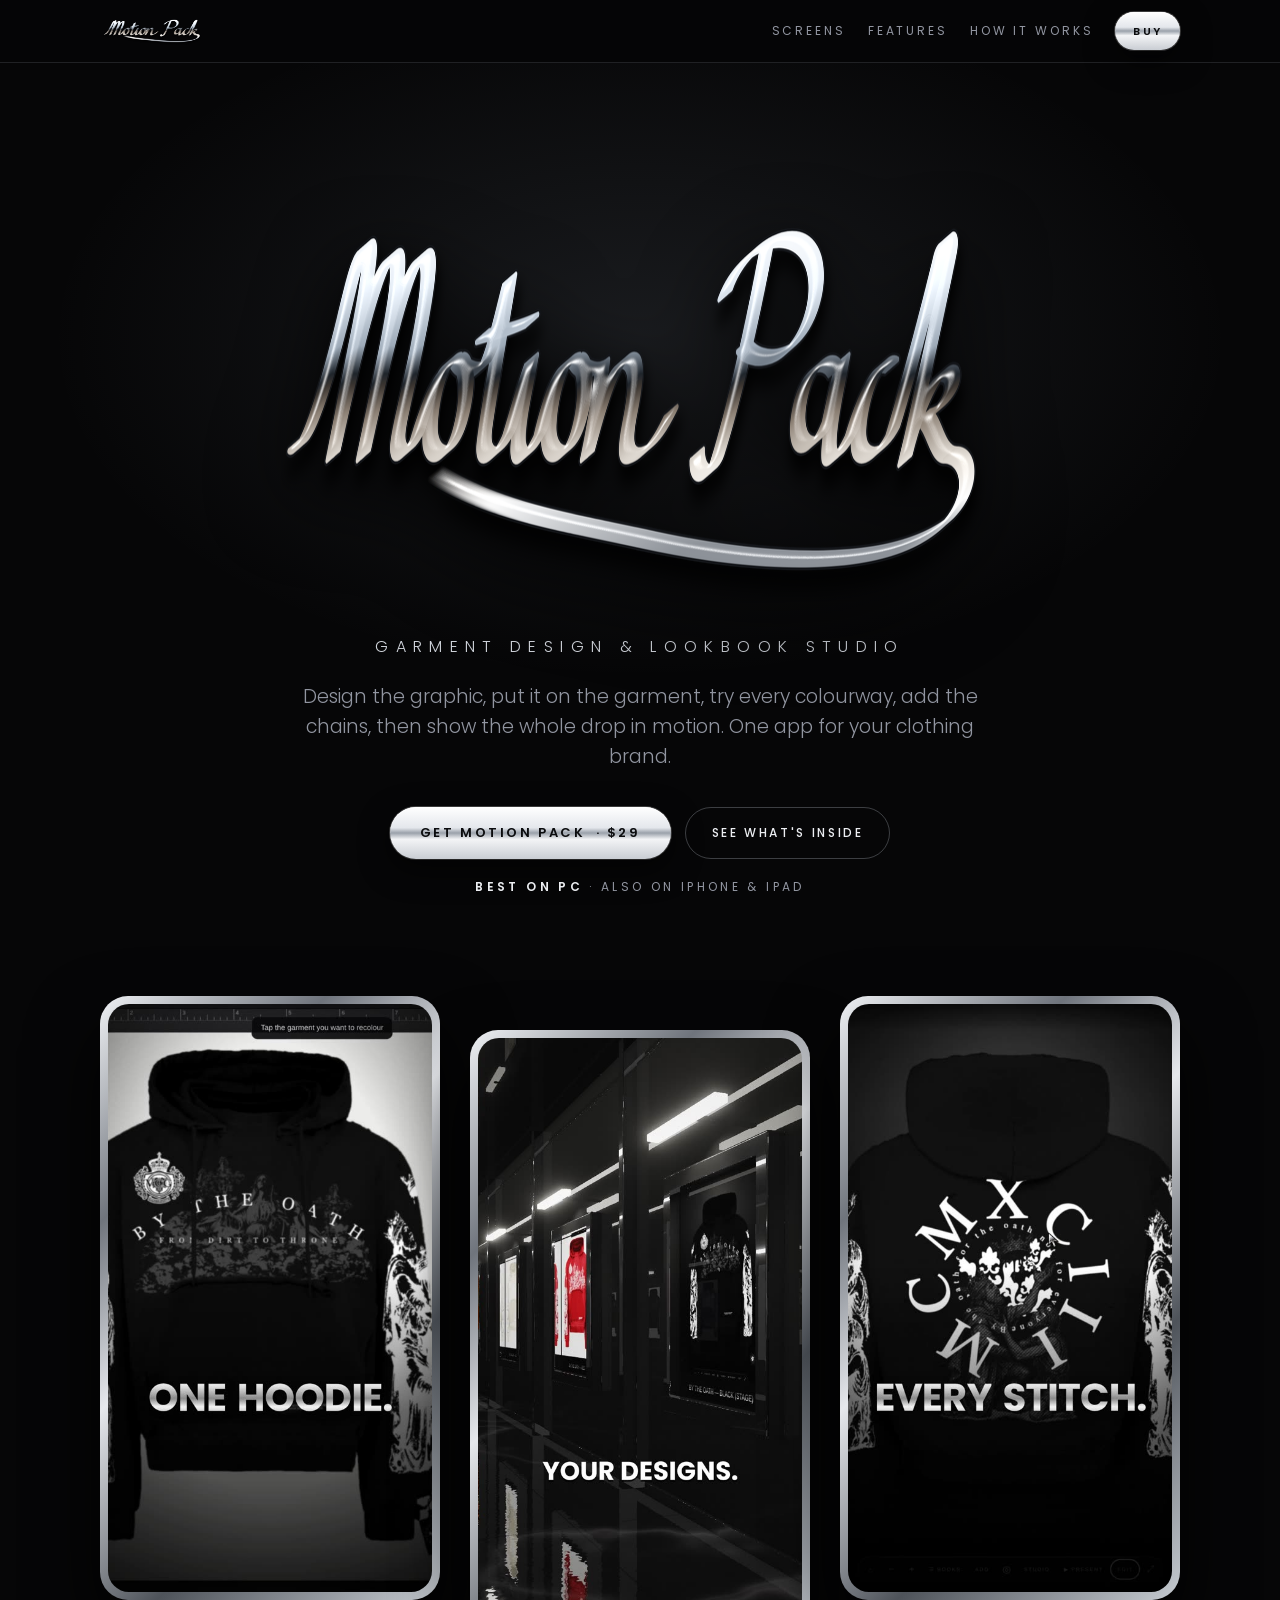
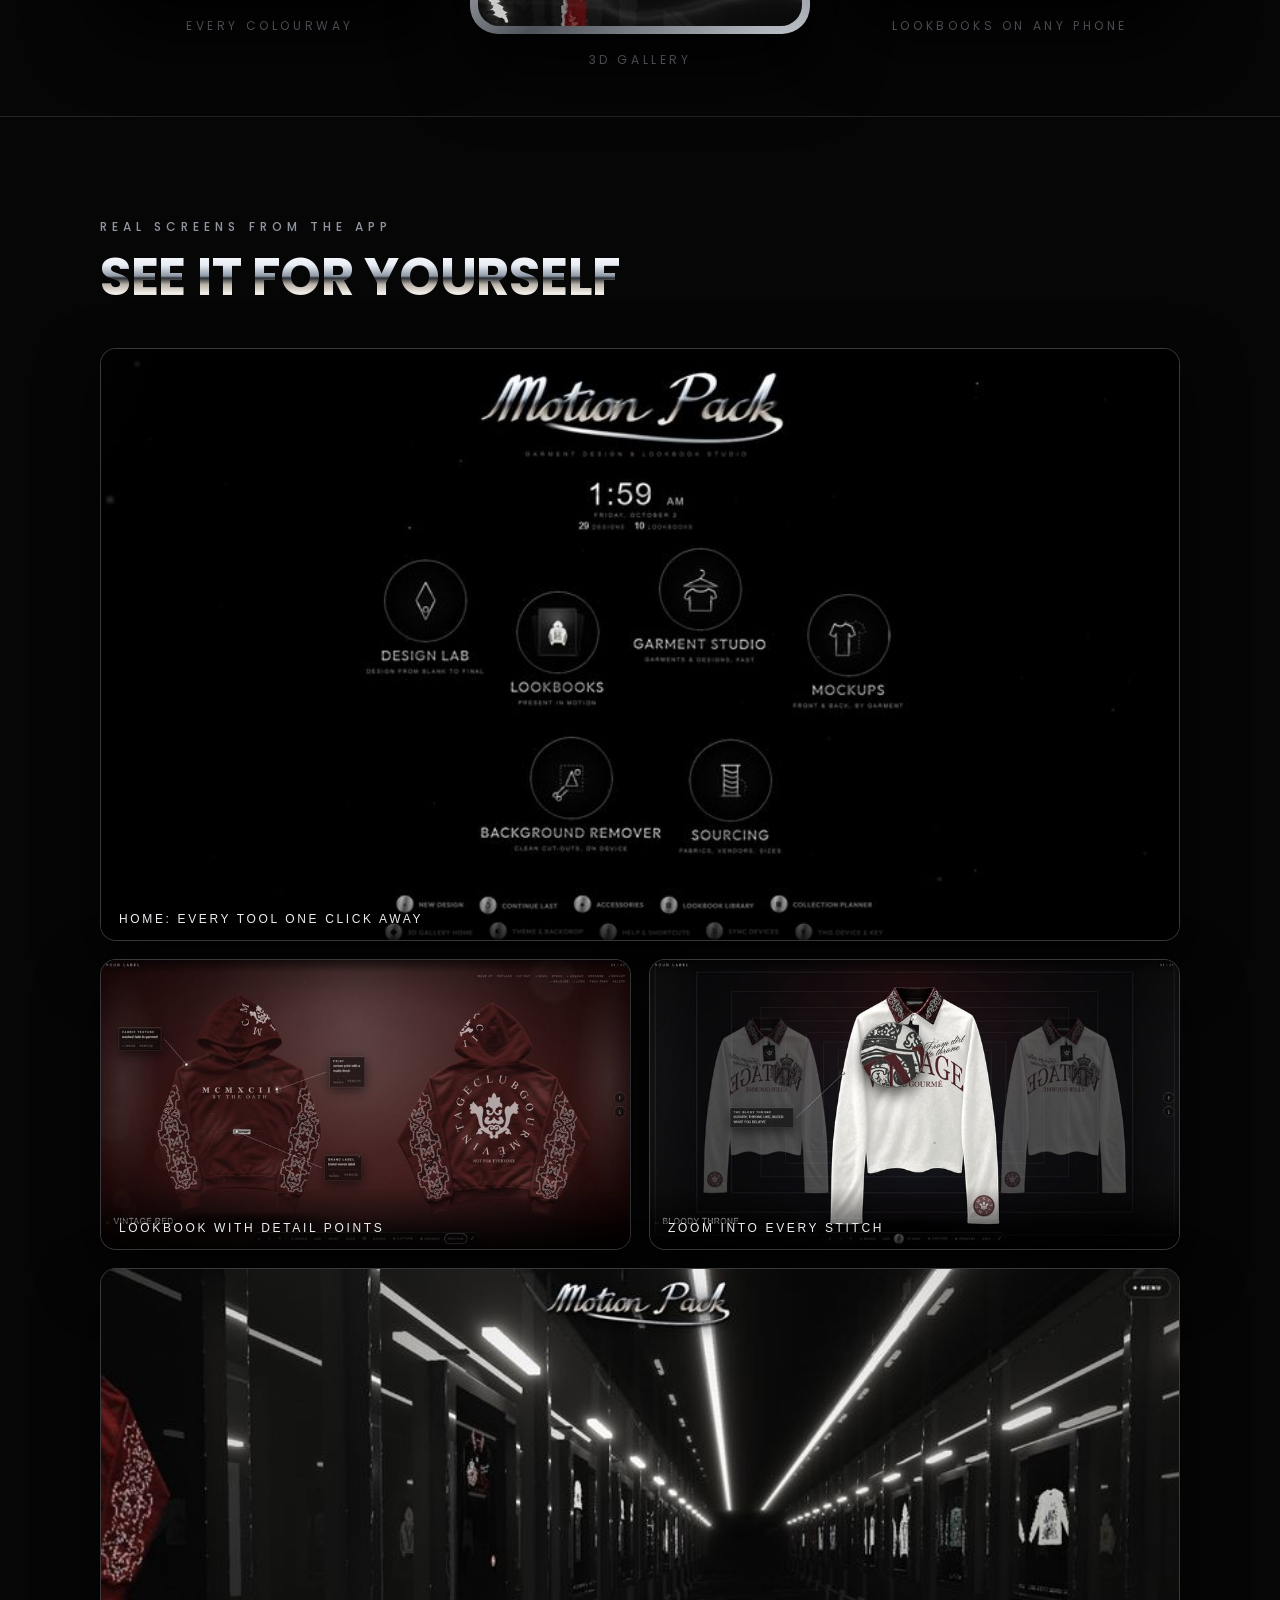
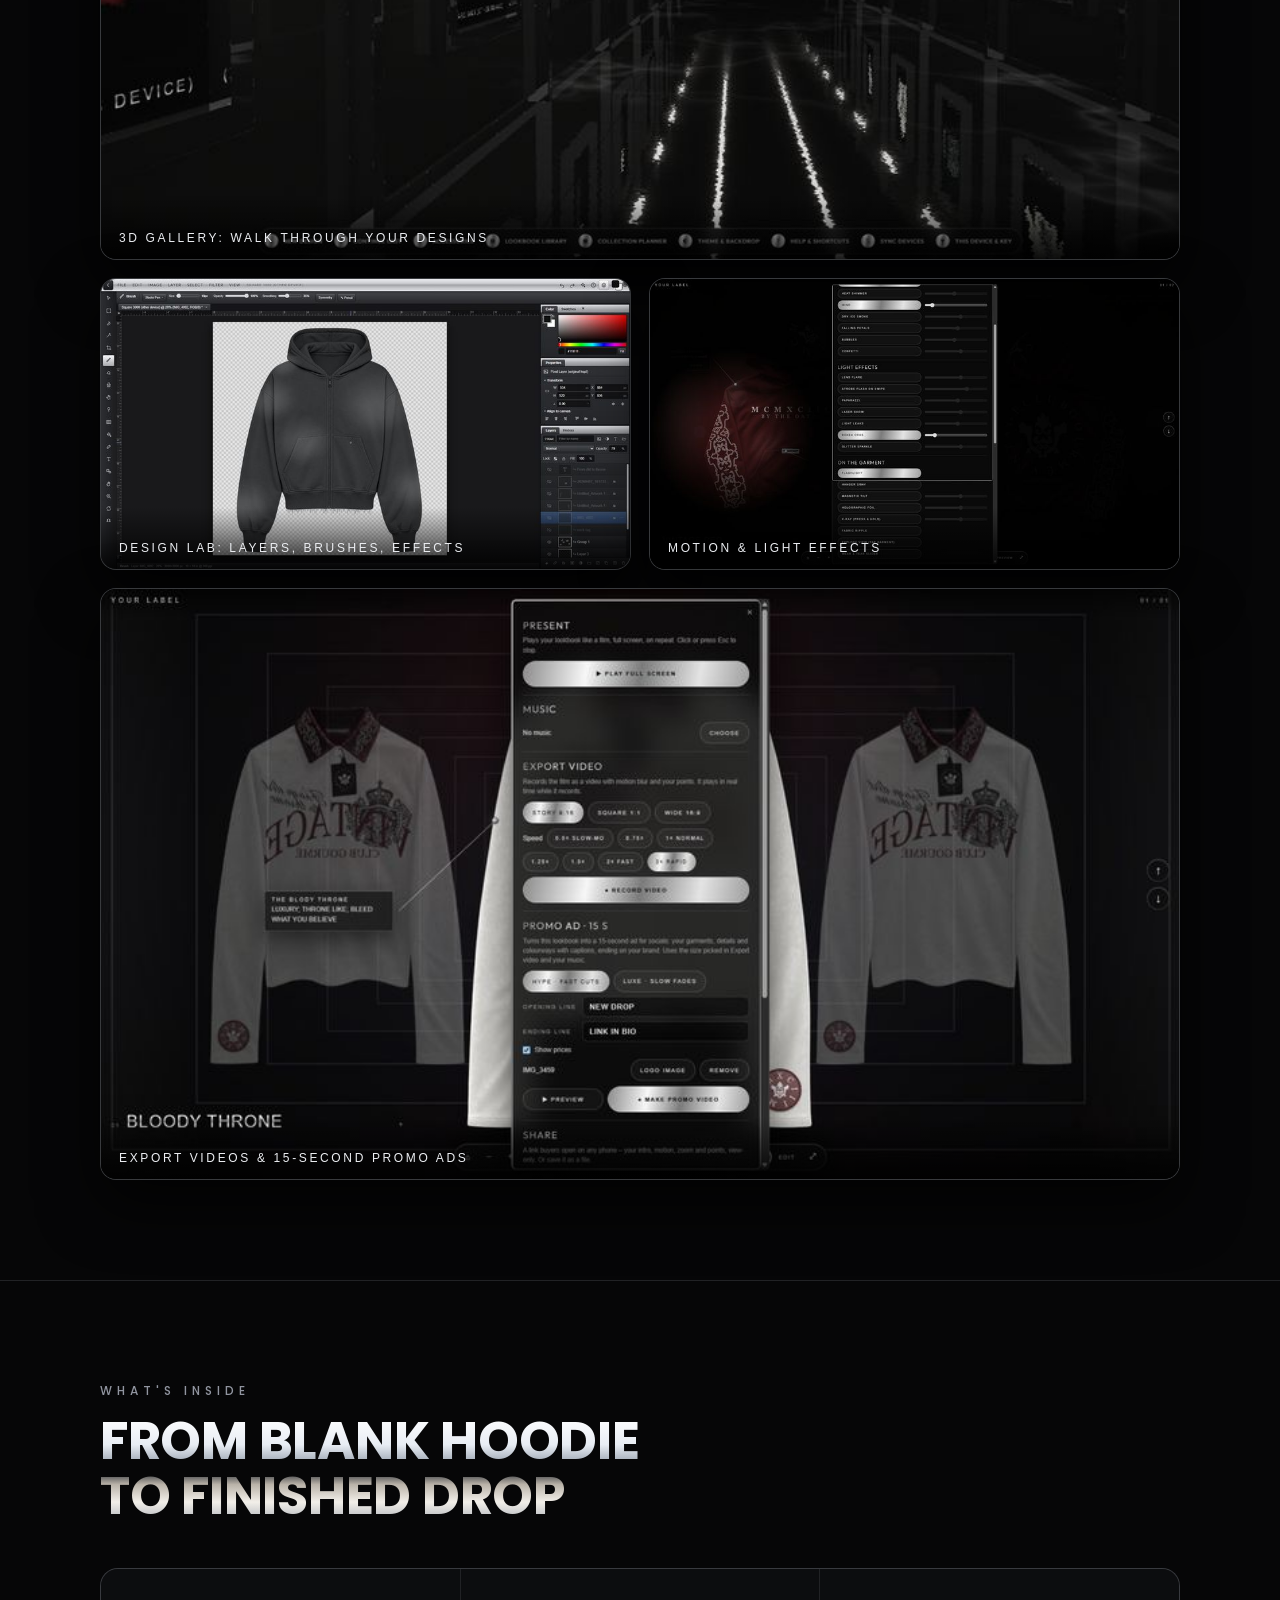
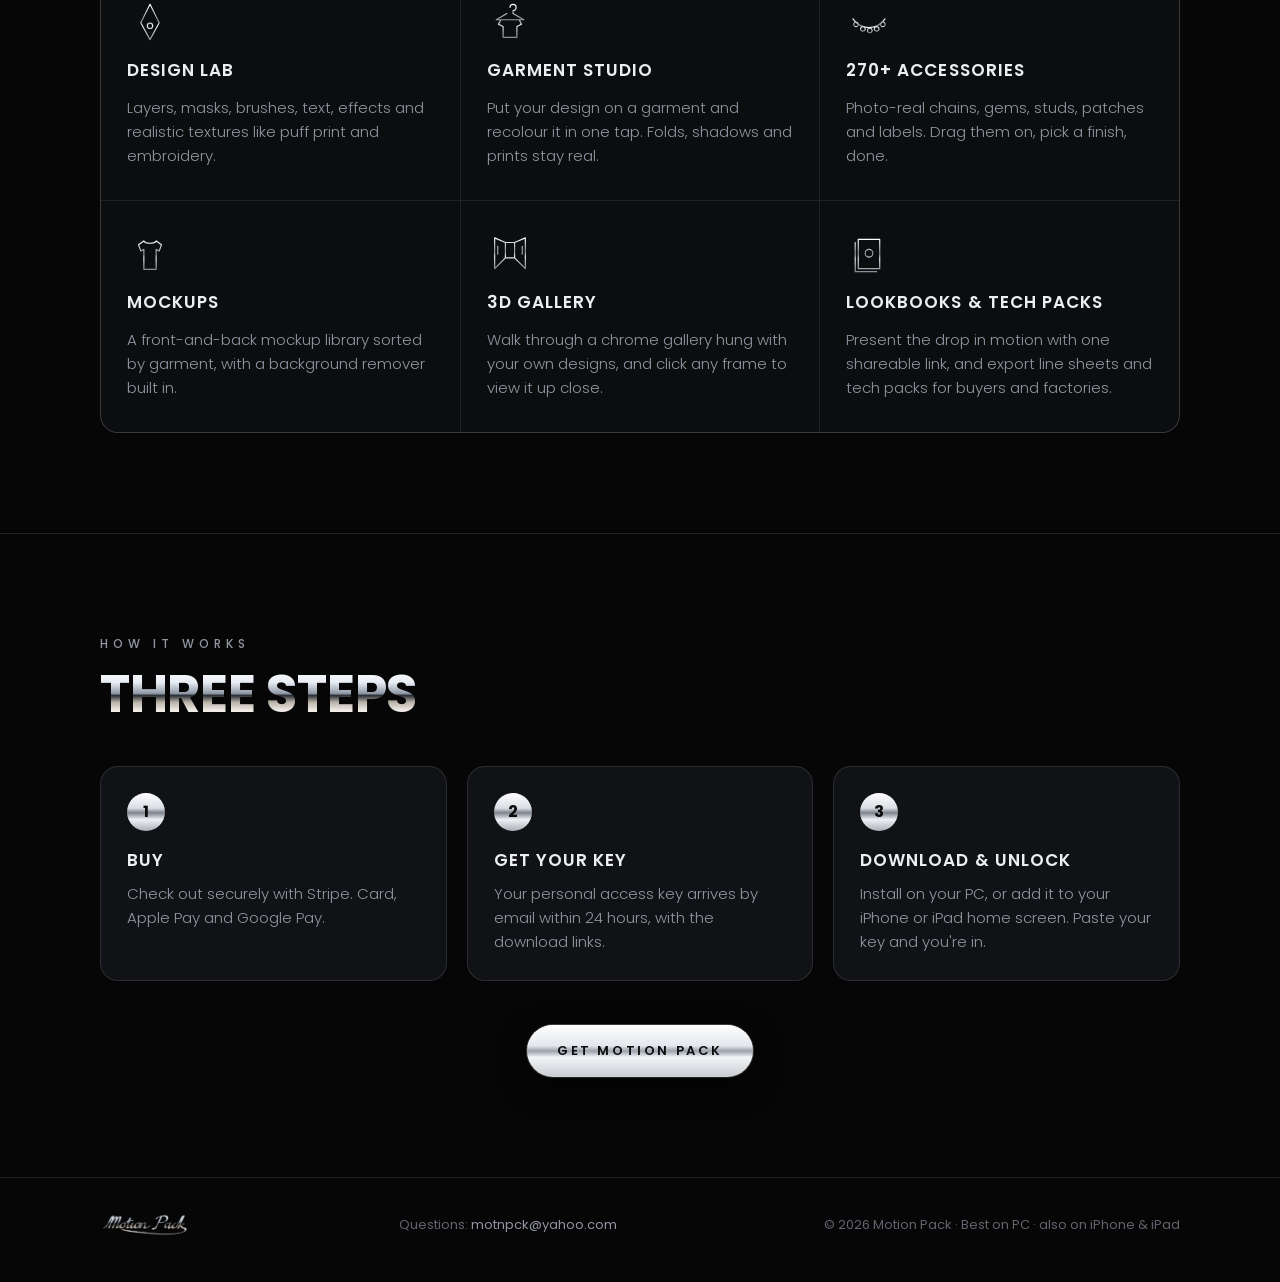
<file: index.html>
<!doctype html>
<html lang="en"><head><meta charset="utf-8"><meta name="viewport" content="width=device-width,initial-scale=1,viewport-fit=cover">
<meta name="theme-color" content="#060607">
<link rel="icon" href="media/favicon.png"><link rel="apple-touch-icon" href="media/apple-touch-icon.png">
<link rel="preconnect" href="https://fonts.googleapis.com"><link rel="preconnect" href="https://fonts.gstatic.com" crossorigin>
<link rel="stylesheet" href="https://fonts.googleapis.com/css2?family=Poppins:wght@300;400;500;600;700&display=swap">
<link rel="stylesheet" href="style.css">
<title>Motion Pack</title><meta name="description" content="Garment design & lookbook studio for clothing brands. Design, mock up, recolour and present your drop. Best on PC, also on iPhone & iPad."><meta property="og:title" content="Motion Pack"><meta property="og:description" content="Garment design & lookbook studio for clothing brands. Design, mock up, recolour and present your drop. Best on PC, also on iPhone & iPad."><meta property="og:image" content="media/share.jpg"><meta name="twitter:card" content="summary_large_image"></head><body>
<svg width="0" height="0" style="position:absolute" aria-hidden="true"><defs><linearGradient id="ch" x1="0" y1="0" x2="0" y2="1"><stop offset="0" stop-color="#fff"/><stop offset=".45" stop-color="#8d939c"/><stop offset=".6" stop-color="#eef0f3"/><stop offset="1" stop-color="#8a9099"/></linearGradient></defs></svg>
<header class="bar"><div class="wrap"><a class="mark" href="index.html" aria-label="Motion Pack home"><img src="media/logo.png" alt="Motion Pack"></a>
<nav><a class="opt" href="index.html#inside">Screens</a><a class="opt" href="index.html#features">Features</a><a class="opt" href="index.html#how">How it works</a><a class="btn sm" data-buy href="buy.html">Buy</a></nav></div></header>
<main>
<section class="hero"><div class="wrap">
  <h1 class="logo"><img src="media/logo.png" alt="Motion Pack" width="1600" height="455"><span class="glint" aria-hidden="true"></span></h1>
  <p class="tag">Garment design &amp; lookbook studio</p>
  <p class="lead">Design the graphic, put it on the garment, try every colourway, add the chains, then show the whole drop in motion. One app for your clothing brand.</p>
  <div class="cta"><a class="btn" href="buy.html">Get Motion Pack<span data-price-wrap> · <span data-price></span></span></a><a class="ghost" href="#features">See what's inside</a></div>
  <p class="devices"><b>Best on PC</b> · also on iPhone &amp; iPad</p>
</div></section>

<section class="reel" aria-label="Motion Pack in action"><div class="wrap"><div class="phones">
  <figure class="phone"><div class="glass"><video data-auto muted loop playsinline autoplay preload="metadata" poster="media/04-Every-Colourway.jpg" src="media/04-Every-Colourway.mp4"></video></div><figcaption>Every colourway</figcaption></figure>
  <figure class="phone"><div class="glass"><video data-auto muted loop playsinline autoplay preload="metadata" poster="media/02-3D-Gallery.jpg" src="media/02-3D-Gallery.mp4"></video></div><figcaption>3D gallery</figcaption></figure>
  <figure class="phone"><div class="glass"><video data-auto muted loop playsinline autoplay preload="metadata" poster="media/06-Lookbook-On-Phone.jpg" src="media/06-Lookbook-On-Phone.mp4"></video></div><figcaption>Lookbooks on any phone</figcaption></figure>
</div></div></section>

<section class="section" id="inside"><div class="wrap">
  <div class="head"><p class="eyebrow">Real screens from the app</p><h2 class="chrome">See it for yourself</h2></div>
  <div class="shots">
    <button class="shot wide" data-full="media/shots/home.jpg" aria-label="Open the home screen full size"><img src="media/shots/home-sm.jpg" alt="Motion Pack home screen with Design Lab, Lookbooks, Garment Studio, Mockups, Background Remover and Sourcing" loading="lazy" width="800" height="438"><span>Home: every tool one click away</span></button>
    <button class="shot" data-full="media/shots/lookbook-points.jpg" aria-label="Open the lookbook full size"><img src="media/shots/lookbook-points-sm.jpg" alt="Hoodie front and back in a lookbook with detail points for fabric, print and label" loading="lazy" width="800" height="438"><span>Lookbook with detail points</span></button>
    <button class="shot" data-full="media/shots/zoom.jpg" aria-label="Open the zoom view full size"><img src="media/shots/zoom-sm.jpg" alt="Long-sleeve polo with a magnifier showing the print up close" loading="lazy" width="800" height="438"><span>Zoom into every stitch</span></button>
    <button class="shot wide" data-full="media/shots/gallery-3d.jpg" aria-label="Open the 3D gallery full size"><img src="media/shots/gallery-3d-sm.jpg" alt="3D chrome gallery hall with your designs framed on both walls" loading="lazy" width="800" height="438"><span>3D gallery: walk through your designs</span></button>
    <button class="shot" data-full="media/shots/design-lab.jpg" aria-label="Open Design Lab full size"><img src="media/shots/design-lab-sm.jpg" alt="Design Lab editor with layers, brushes and a zip hoodie on the canvas" loading="lazy" width="800" height="438"><span>Design Lab: layers, brushes, effects</span></button>
    <button class="shot" data-full="media/shots/effects.jpg" aria-label="Open the effects panel full size"><img src="media/shots/effects-sm.jpg" alt="Motion effects list including wind, bokeh orbs, flashlight and holographic foil" loading="lazy" width="800" height="438"><span>Motion &amp; light effects</span></button>
    <button class="shot wide" data-full="media/shots/present.jpg" aria-label="Open the present panel full size"><img src="media/shots/present-sm.jpg" alt="Present panel with full-screen play, video export and a 15-second promo ad maker" loading="lazy" width="800" height="438"><span>Export videos &amp; 15-second promo ads</span></button>
  </div>
</div></section>
<div class="lb" id="lb" hidden><button class="lbx" aria-label="Close">&times;</button><img alt=""></div>

<section class="section" id="features"><div class="wrap">
  <div class="head"><p class="eyebrow">What's inside</p><h2 class="chrome">From blank hoodie<br>to finished drop</h2></div>
  <div class="grid">
    <article class="feat"><svg viewBox="0 0 120 120" aria-hidden="true"><path d="M60 14 L84 62 L60 106 L36 62 Z M67 70 a7 7 0 1 1 -14 0 a7 7 0 1 1 14 0"/></svg><h3>Design Lab</h3><p>Layers, masks, brushes, text, effects and realistic textures like puff print and embroidery.</p></article>
    <article class="feat"><svg viewBox="0 0 120 120" aria-hidden="true"><path d="M60 22 a8 8 0 1 1 8 8 v8 L96 54 H24 L52 38 M36 54 L30 66 L42 72 V100 H78 V72 L90 66 L84 54"/></svg><h3>Garment Studio</h3><p>Put your design on a garment and recolour it in one tap. Folds, shadows and prints stay real.</p></article>
    <article class="feat"><svg viewBox="0 0 120 120" aria-hidden="true"><path d="M18 52 C40 82 80 82 102 52 M26 60 a6 6 0 1 0 0.1 0 M44 72 a6 6 0 1 0 0.1 0 M62 76 a6 6 0 1 0 0.1 0 M80 72 a6 6 0 1 0 0.1 0 M96 60 a6 6 0 1 0 0.1 0"/></svg><h3>270+ accessories</h3><p>Photo-real chains, gems, studs, patches and labels. Drag them on, pick a finish, done.</p></article>
    <article class="feat"><svg viewBox="0 0 120 120" aria-hidden="true"><path d="M44 26 L30 36 L36 52 L44 48 V100 H76 V48 L84 52 L90 36 L76 26 C72 34 48 34 44 26 Z"/></svg><h3>Mockups</h3><p>A front-and-back mockup library sorted by garment, with a background remover built in.</p></article>
    <article class="feat"><svg viewBox="0 0 120 120" aria-hidden="true"><path d="M20 98 L48 70 V30 L20 18 Z M100 98 L72 70 V30 L100 18 Z M48 30 H72 M48 70 H72 M28 40 v20 M92 40 v20"/></svg><h3>3D gallery</h3><p>Walk through a chrome gallery hung with your own designs, and click any frame to view it up close.</p></article>
    <article class="feat"><svg viewBox="0 0 120 120" aria-hidden="true"><path d="M32 22 h56 v76 h-56 Z M24 30 v76 h56 M70 58 a10 10 0 1 1 -20 0 a10 10 0 1 1 20 0"/></svg><h3>Lookbooks &amp; tech packs</h3><p>Present the drop in motion with one shareable link, and export line sheets and tech packs for buyers and factories.</p></article>
  </div>
</div></section>

<section class="section" id="how"><div class="wrap">
  <div class="head"><p class="eyebrow">How it works</p><h2 class="chrome">Three steps</h2></div>
  <div class="steps">
    <div class="step"><h3>Buy</h3><p>Check out securely with Stripe. Card, Apple Pay and Google Pay.</p></div>
    <div class="step"><h3>Get your key</h3><p>Your personal access key arrives by email within 24 hours, with the download links.</p></div>
    <div class="step"><h3>Download &amp; unlock</h3><p>Install on your PC, or add it to your iPhone or iPad home screen. Paste your key and you're in.</p></div>
  </div>
  <div class="cta" style="margin-top:44px"><a class="btn" href="buy.html">Get Motion Pack</a></div>
</div></section>
</main>
<footer><div class="wrap"><img src="media/logo.png" alt="Motion Pack"><span data-mail-wrap>Questions: <span class="mail" data-mail></span></span><span>© <span id="yr">2026</span> Motion Pack · Best on PC · also on iPhone &amp; iPad</span></div></footer>
<script src="config.js"></script><script src="site.js"></script>
</body></html>
</file>
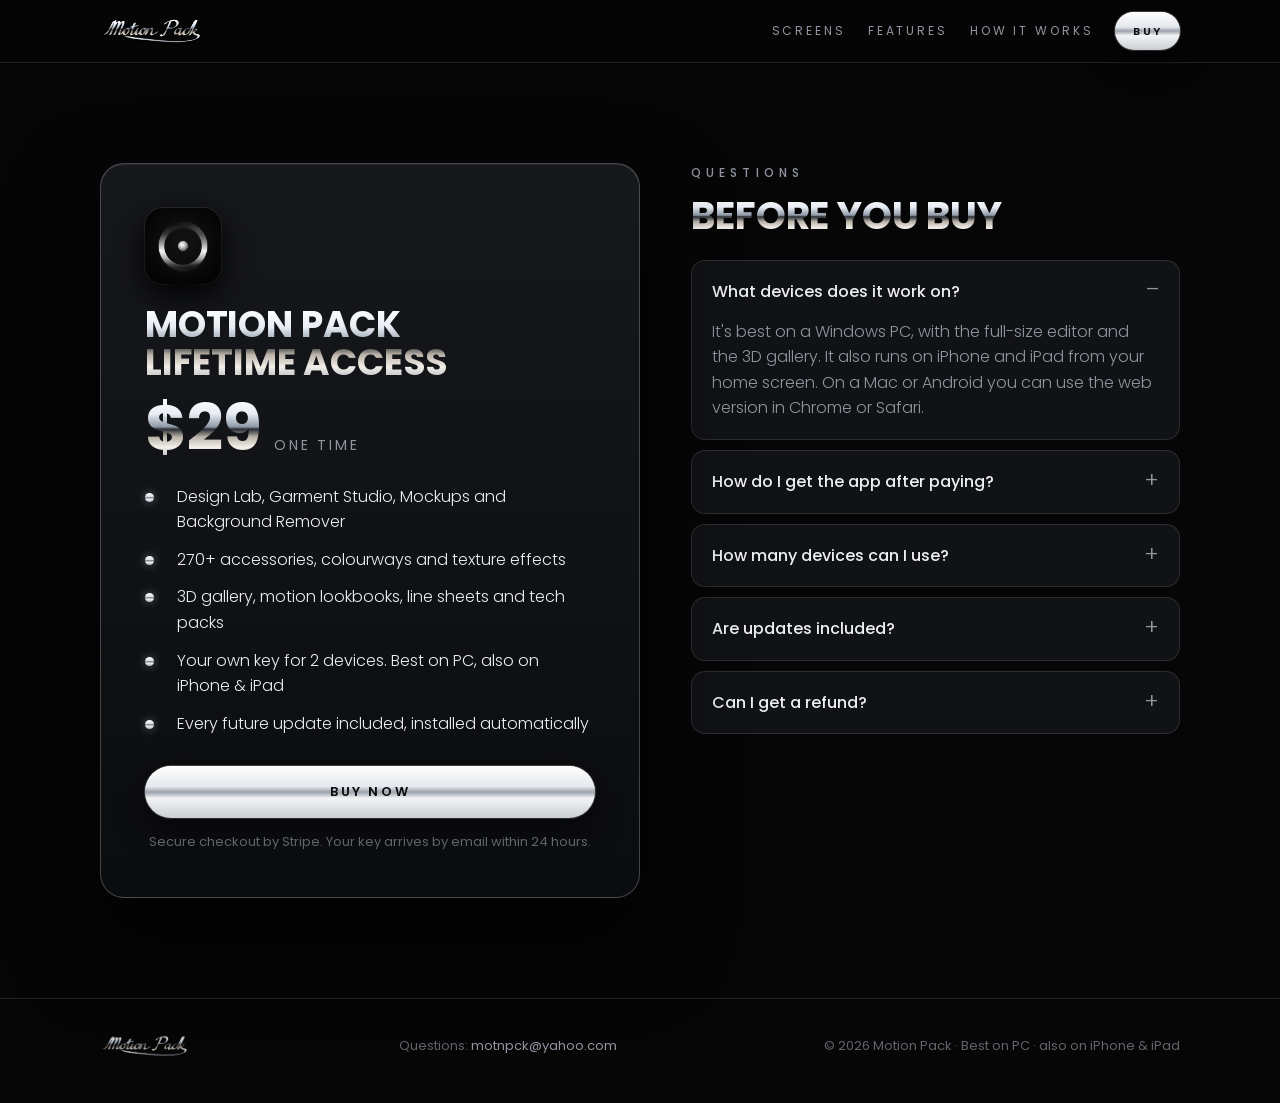
<file: buy.html>
<!doctype html>
<html lang="en"><head><meta charset="utf-8"><meta name="viewport" content="width=device-width,initial-scale=1,viewport-fit=cover">
<meta name="theme-color" content="#060607">
<link rel="icon" href="media/favicon.png"><link rel="apple-touch-icon" href="media/apple-touch-icon.png">
<link rel="preconnect" href="https://fonts.googleapis.com"><link rel="preconnect" href="https://fonts.gstatic.com" crossorigin>
<link rel="stylesheet" href="https://fonts.googleapis.com/css2?family=Poppins:wght@300;400;500;600;700&display=swap">
<link rel="stylesheet" href="style.css">
<title>Buy Motion Pack</title><meta name="description" content="Get lifetime access to Motion Pack, the garment design & lookbook studio."><meta property="og:title" content="Buy Motion Pack"><meta property="og:description" content="Get lifetime access to Motion Pack, the garment design & lookbook studio."><meta property="og:image" content="media/share.jpg"><meta name="twitter:card" content="summary_large_image"></head><body>
<svg width="0" height="0" style="position:absolute" aria-hidden="true"><defs><linearGradient id="ch" x1="0" y1="0" x2="0" y2="1"><stop offset="0" stop-color="#fff"/><stop offset=".45" stop-color="#8d939c"/><stop offset=".6" stop-color="#eef0f3"/><stop offset="1" stop-color="#8a9099"/></linearGradient></defs></svg>
<header class="bar"><div class="wrap"><a class="mark" href="index.html" aria-label="Motion Pack home"><img src="media/logo.png" alt="Motion Pack"></a>
<nav><a class="opt" href="index.html#inside">Screens</a><a class="opt" href="index.html#features">Features</a><a class="opt" href="index.html#how">How it works</a><a class="btn sm" data-buy href="buy.html">Buy</a></nav></div></header>
<main><section class="section" style="border-top:0"><div class="wrap">
  <div class="buy">
    <div class="card">
      <img class="icon" src="media/icon.png" alt="" width="76" height="76">
      <h2 class="chrome">Motion Pack<br>lifetime access</h2>
      <div class="price" data-price-wrap><b class="chrome" data-price></b><span>one time</span></div>
      <ul class="list">
        <li>Design Lab, Garment Studio, Mockups and Background Remover</li>
        <li>270+ accessories, colourways and texture effects</li>
        <li>3D gallery, motion lookbooks, line sheets and tech packs</li>
        <li>Your own key for 2 devices. Best on PC, also on iPhone &amp; iPad</li>
        <li>Every future update included, installed automatically</li>
      </ul>
      <a class="btn" data-buy="checkout" href="#" rel="noopener">Buy now</a>
      <p class="fine">Secure checkout by Stripe. Your key arrives by email within 24 hours.</p>
    </div>
    <div>
      <div class="head" style="margin-bottom:24px"><p class="eyebrow">Questions</p><h2 class="chrome" style="font-size:clamp(26px,3.4vw,38px)">Before you buy</h2></div>
      <div class="faq">
        <details open><summary>What devices does it work on?</summary><p>It's best on a Windows PC, with the full-size editor and the 3D gallery. It also runs on iPhone and iPad from your home screen. On a Mac or Android you can use the web version in Chrome or Safari.</p></details>
        <details><summary>How do I get the app after paying?</summary><p>You'll get an email within 24 hours with your personal access key and the download links. Paste the key into the app once to unlock it.</p></details>
        <details><summary>How many devices can I use?</summary><p>Your key works on 2 devices at a time, for example your PC and your phone. Getting a new device? Remove the old one in the app and add the new one.</p></details>
        <details><summary>Are updates included?</summary><p>Yes. Every update is free and installs itself.</p></details>
        <details><summary>Can I get a refund?</summary><p>Yes, a full refund within 7 days of purchase if Motion Pack doesn't work on your device.</p></details>
      </div>
    </div>
  </div>
</div></section></main>
<footer><div class="wrap"><img src="media/logo.png" alt="Motion Pack"><span data-mail-wrap>Questions: <span class="mail" data-mail></span></span><span>© <span id="yr">2026</span> Motion Pack · Best on PC · also on iPhone &amp; iPad</span></div></footer>
<script src="config.js"></script><script src="site.js"></script>
</body></html>
</file>
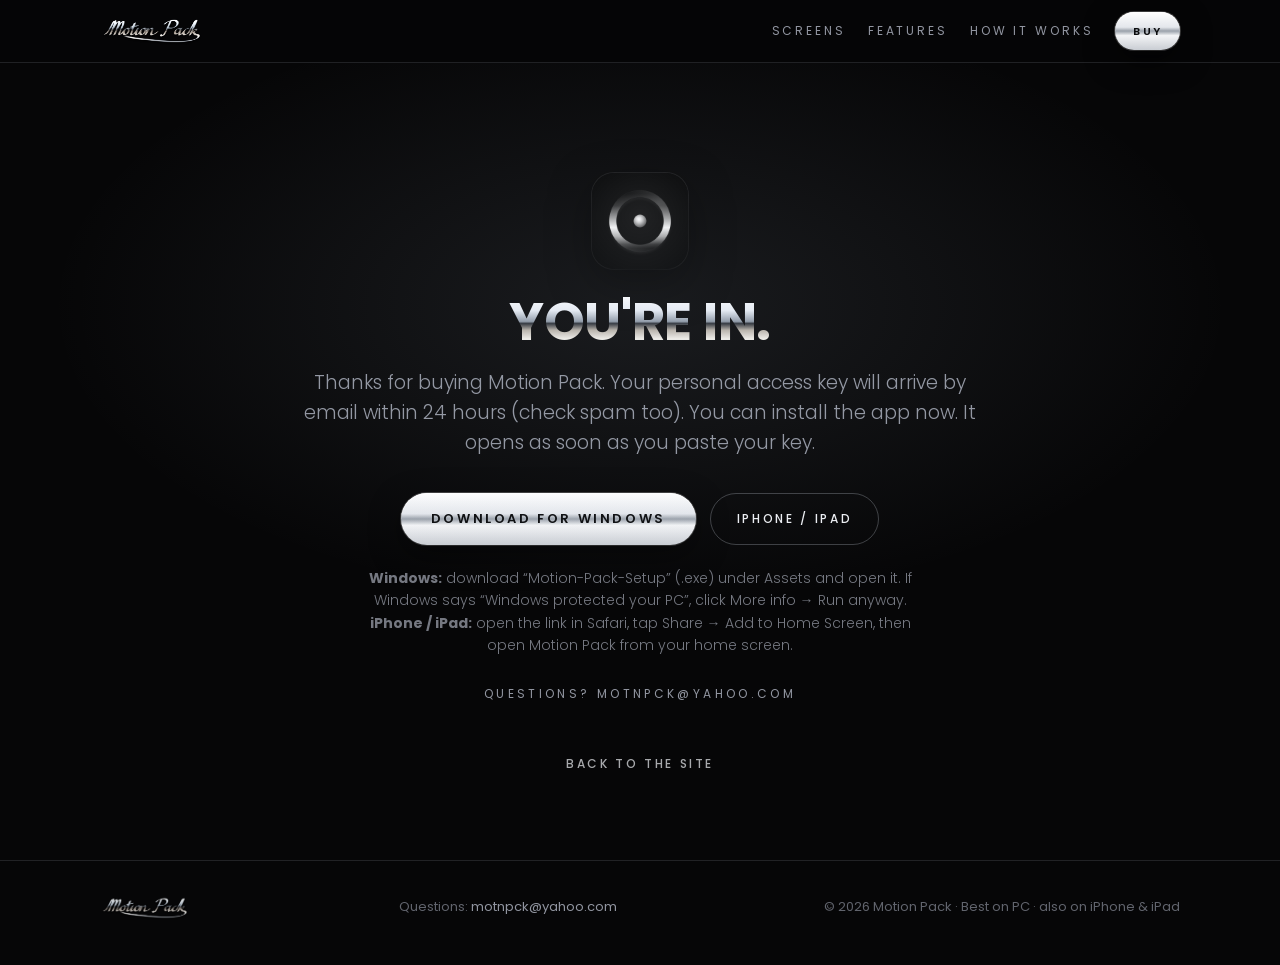
<file: thanks-new.html>
<!doctype html>
<html lang="en"><head><meta charset="utf-8"><meta name="viewport" content="width=device-width,initial-scale=1,viewport-fit=cover">
<meta name="theme-color" content="#060607">
<link rel="icon" href="media/favicon.png"><link rel="apple-touch-icon" href="media/apple-touch-icon.png">
<link rel="preconnect" href="https://fonts.googleapis.com"><link rel="preconnect" href="https://fonts.gstatic.com" crossorigin>
<link rel="stylesheet" href="https://fonts.googleapis.com/css2?family=Poppins:wght@300;400;500;600;700&display=swap">
<link rel="stylesheet" href="style.css">
<title>Thanks — Motion Pack</title><meta name="description" content="Your Motion Pack key is on its way."><meta property="og:title" content="Thanks — Motion Pack"><meta property="og:description" content="Your Motion Pack key is on its way."><meta property="og:image" content="media/share.jpg"><meta name="twitter:card" content="summary_large_image"><meta name="robots" content="noindex"></head><body>
<svg width="0" height="0" style="position:absolute" aria-hidden="true"><defs><linearGradient id="ch" x1="0" y1="0" x2="0" y2="1"><stop offset="0" stop-color="#fff"/><stop offset=".45" stop-color="#8d939c"/><stop offset=".6" stop-color="#eef0f3"/><stop offset="1" stop-color="#8a9099"/></linearGradient></defs></svg>
<header class="bar"><div class="wrap"><a class="mark" href="index.html" aria-label="Motion Pack home"><img src="media/logo.png" alt="Motion Pack"></a>
<nav><a class="opt" href="index.html#inside">Screens</a><a class="opt" href="index.html#features">Features</a><a class="opt" href="index.html#how">How it works</a><a class="btn sm" data-buy href="buy.html">Buy</a></nav></div></header>
<main><section class="hero"><div class="wrap">
  <img src="media/icon.png" alt="" width="96" height="96" style="margin:0 auto 26px;border-radius:22px;box-shadow:0 14px 40px #000,0 0 0 1px rgba(255,255,255,.1)">
  <h2 class="chrome">You're in.</h2>
  <p class="lead" style="margin:18px auto 0">Thanks for buying Motion Pack. Your personal access key will arrive by email within 24 hours (check spam too). You can install the app now. It opens as soon as you paste your key.</p>
  <div class="cta"><a class="btn" href="https://github.com/D3SRKJ/motion-pack-windows/releases/latest" target="_blank" rel="noopener">Download for Windows</a><a class="ghost" href="https://d3srkj.github.io/motion-pack-windows/app/" target="_blank" rel="noopener">iPhone / iPad</a></div>
  <p class="lead" style="margin:22px auto 0;font-size:14px;opacity:.8"><b>Windows:</b> download “Motion-Pack-Setup” (.exe) under Assets and open it. If Windows says “Windows protected your PC”, click More info → Run anyway.<br><b>iPhone / iPad:</b> open the link in Safari, tap Share → Add to Home Screen, then open Motion Pack from your home screen.</p>
  <p class="devices" data-mail-wrap style="margin-top:28px">Questions? <span class="mail" data-mail></span></p>
  <div class="cta"><a class="ghost" href="index.html" style="border:0;opacity:.7">Back to the site</a></div>
</div></section></main>
<footer><div class="wrap"><img src="media/logo.png" alt="Motion Pack"><span data-mail-wrap>Questions: <span class="mail" data-mail></span></span><span>© <span id="yr">2026</span> Motion Pack · Best on PC · also on iPhone &amp; iPad</span></div></footer>
<script src="config.js"></script><script src="site.js"></script>
</body></html>
</file>
<file: style.css>
/* Motion Pack site: one dark chrome world, like the app. Centered stage, chrome type, video "phones". */
:root{
  --bg:#060607;--bg2:#0c0d0f;--panel:#111215;--line:rgba(214,222,235,.13);--line2:rgba(214,222,235,.26);
  --fg:#eceef2;--muted:#9195a0;--dim:#61646d;--hi:#ffffff;
  --chrome:linear-gradient(180deg,#fff 0%,#e8edf4 28%,#8f99a6 48%,#2a2e34 52%,#b9b2a8 64%,#f2efe9 80%,#a9aeb6 100%);
  --chrome-soft:linear-gradient(180deg,#fff,#d9dde3 40%,#7d838c 52%,#eef0f3 70%,#aab0b8);
  --f-ui:"Poppins","Helvetica Neue",Helvetica,Arial,sans-serif;
  --r:18px;color-scheme:dark}
*{box-sizing:border-box}
[hidden]{display:none!important}
html{background:var(--bg)}
body{margin:0;background:var(--bg);color:var(--fg);font:400 16px/1.6 var(--f-ui);-webkit-font-smoothing:antialiased;overflow-x:hidden}
a{color:inherit}
img,video{max-width:100%;display:block}
.wrap{width:100%;max-width:1120px;margin:0 auto;padding-inline:20px}
.chrome{background:var(--chrome);-webkit-background-clip:text;background-clip:text;color:transparent}
.eyebrow{font-weight:500;font-size:12px;letter-spacing:.42em;text-transform:uppercase;color:var(--muted)}
h1,h2,h3{margin:0;text-wrap:balance}
h2{font-weight:700;font-size:clamp(30px,4.6vw,52px);line-height:1.05;text-transform:uppercase;letter-spacing:-.005em}
h3{font-weight:600;font-size:17px;letter-spacing:.06em;text-transform:uppercase}
p{margin:0}
.lead{color:var(--muted);font-weight:300;font-size:clamp(16px,1.8vw,19px);max-width:62ch}

/* top bar */
.bar{position:sticky;top:env(safe-area-inset-top,0px);z-index:20;background:rgba(6,6,7,.72);backdrop-filter:blur(14px);-webkit-backdrop-filter:blur(14px);border-bottom:1px solid var(--line)}
.bar .wrap{display:flex;align-items:center;justify-content:space-between;gap:16px;padding-block:12px}
.bar .mark{display:flex;align-items:center;gap:12px;text-decoration:none}
.bar .mark img{height:30px;width:auto}
.bar nav{display:flex;align-items:center;gap:22px;font-size:12px;letter-spacing:.24em;text-transform:uppercase;color:var(--muted)}
.bar nav a{text-decoration:none}.bar nav a:hover{color:var(--fg)}
@media (max-width:640px){.bar nav .opt{display:none}}

/* buttons */
.btn{display:inline-flex;align-items:center;justify-content:center;gap:10px;min-height:52px;padding:0 30px;border-radius:999px;border:0;cursor:pointer;text-decoration:none;font:600 13px var(--f-ui);letter-spacing:.2em;text-transform:uppercase;color:#0b0c0e;
  background:linear-gradient(180deg,#ffffff 0%,#e4e7ec 40%,#9aa1aa 50%,#f3f4f6 62%,#c9cdd3 100%);box-shadow:0 10px 30px rgba(0,0,0,.6),inset 0 1px 0 #fff,0 0 0 1px rgba(255,255,255,.25);transition:transform .2s,box-shadow .2s}
.btn:hover{transform:translateY(-2px);box-shadow:0 16px 40px rgba(0,0,0,.7),inset 0 1px 0 #fff,0 0 30px rgba(220,230,245,.25)}
.btn:focus-visible,.ghost:focus-visible,a:focus-visible{outline:2px solid #dfe6f2;outline-offset:3px}
.btn.sm{min-height:38px;padding:0 18px;font-size:11px}
.ghost{display:inline-flex;align-items:center;min-height:52px;padding:0 26px;border-radius:999px;border:1px solid var(--line2);color:var(--fg);text-decoration:none;font:500 12px var(--f-ui);letter-spacing:.22em;text-transform:uppercase}
.ghost:hover{border-color:#cfd6e2}
.btn[aria-disabled="true"]{opacity:.55;pointer-events:none}

/* hero */
.hero{position:relative;text-align:center;padding-block:clamp(56px,9vw,110px) clamp(40px,6vw,70px);overflow:hidden}
.hero::before{content:"";position:absolute;inset:-20% -10% auto;height:120%;background:radial-gradient(ellipse 55% 45% at 50% 42%,rgba(190,205,225,.11),transparent 70%);pointer-events:none}
.logo{position:relative;width:min(760px,92%);margin:0 auto}
.logo img{width:100%;filter:drop-shadow(0 22px 40px rgba(0,0,0,.9))}
.logo .glint{position:absolute;inset:0;-webkit-mask:url(media/logo.png) center/100% 100% no-repeat;mask:url(media/logo.png) center/100% 100% no-repeat;
  background:linear-gradient(105deg,transparent 40%,rgba(255,255,255,.95) 49%,transparent 58%) no-repeat;background-size:260% 100%;background-position:130% 0;mix-blend-mode:screen;animation:glint 7s ease-in-out 1s infinite}
@keyframes glint{0%{background-position:130% 0}22%,100%{background-position:-30% 0}}
.reflect{width:min(760px,92%);margin:-6px auto 0;height:70px;overflow:hidden;opacity:.18;transform:scaleY(-1);-webkit-mask-image:linear-gradient(to top,#000,transparent 75%);mask-image:linear-gradient(to top,#000,transparent 75%);pointer-events:none}
.reflect img{width:100%}
.hero .tag{margin-top:6px;font-weight:300;font-size:clamp(13px,1.7vw,16px);letter-spacing:.46em;text-transform:uppercase;color:#cfd3da}
.hero .lead{margin:22px auto 0}
.cta{display:flex;flex-wrap:wrap;gap:14px;justify-content:center;margin-top:34px}
.devices{margin-top:18px;font-size:12px;letter-spacing:.28em;text-transform:uppercase;color:var(--muted)}
.devices b{color:var(--fg);font-weight:600}

/* video phones */
.reel{padding-block:30px 80px}
.phones{display:grid;grid-template-columns:repeat(3,minmax(0,1fr));gap:clamp(14px,2.4vw,30px);align-items:start}
.phone{margin:0}
.phone .glass{position:relative;aspect-ratio:9/16;max-width:100%;border-radius:28px;padding:8px;background:linear-gradient(135deg,#f0f2f5,#6f747c 24%,#e6e8ec 44%,#4e535a 70%,#c7ccd2);box-shadow:0 34px 70px rgba(0,0,0,.85)}
.phone video{width:100%;height:100%;object-fit:cover;border-radius:21px;background:#000}
.phone figcaption{margin-top:16px;text-align:center;font-size:12px;letter-spacing:.3em;text-transform:uppercase;color:var(--muted)}
.phone:nth-child(2){transform:translateY(34px)}
@media (max-width:700px){.phones{grid-template-columns:repeat(3,minmax(0,1fr));gap:10px}.phone .glass{border-radius:18px;padding:5px}.phone video{border-radius:14px}.phone figcaption{font-size:9.5px;letter-spacing:.16em}.phone:nth-child(2){transform:translateY(18px)}}

/* features */
.section{padding-block:clamp(60px,8vw,100px);border-top:1px solid var(--line)}
.head{display:grid;gap:14px;margin-bottom:44px}
.grid{display:grid;grid-template-columns:repeat(3,minmax(0,1fr));gap:1px;background:var(--line);border:1px solid var(--line);border-radius:var(--r);overflow:hidden}
.feat{background:var(--bg2);padding:30px 26px 32px;display:grid;gap:12px;align-content:start;min-width:0}
.feat svg{width:46px;height:46px;stroke:url(#ch);fill:none;stroke-width:3;stroke-linecap:round;stroke-linejoin:round}
.feat p{color:var(--muted);font-size:15px;font-weight:300}
@media (max-width:860px){.grid{grid-template-columns:repeat(2,minmax(0,1fr))}}
@media (max-width:520px){.grid{grid-template-columns:1fr}}

/* steps */
.steps{display:grid;grid-template-columns:repeat(3,minmax(0,1fr));gap:20px;counter-reset:s}
.step{border:1px solid var(--line);border-radius:var(--r);padding:26px;background:var(--panel);min-width:0}
.step::before{counter-increment:s;content:counter(s);display:grid;place-items:center;width:38px;height:38px;border-radius:50%;margin-bottom:16px;font-weight:700;color:#0b0c0e;background:var(--chrome-soft)}
.step p{color:var(--muted);font-size:15px;font-weight:300;margin-top:8px}
@media (max-width:760px){.steps{grid-template-columns:1fr}}

/* buy */
.buy{display:grid;grid-template-columns:minmax(0,1.05fr) minmax(0,.95fr);gap:clamp(24px,4vw,56px);align-items:start}
.card{position:relative;border-radius:24px;padding:clamp(28px,4vw,44px);background:linear-gradient(180deg,#16181c,#0b0c0e);border:1px solid var(--line2);box-shadow:0 40px 90px rgba(0,0,0,.8),inset 0 1px 0 rgba(255,255,255,.08)}
.card .icon{width:76px;height:76px;border-radius:18px;box-shadow:0 10px 30px #000,0 0 0 1px rgba(255,255,255,.1)}
.card h2{margin-top:22px;font-size:clamp(26px,3.4vw,36px)}
.price{display:flex;align-items:baseline;gap:12px;margin-top:14px}
.price b{font-size:clamp(44px,6vw,64px);font-weight:700;line-height:1;font-variant-numeric:tabular-nums}
.price span{color:var(--muted);font-size:14px;letter-spacing:.2em;text-transform:uppercase}
.list{list-style:none;padding:0;margin:24px 0 30px;display:grid;gap:12px}
.list li{display:grid;grid-template-columns:20px minmax(0,1fr);gap:12px;align-items:start;font-weight:300}
.list li::before{content:"";width:9px;height:9px;margin-top:9px;border-radius:50%;background:var(--chrome-soft);box-shadow:0 0 10px rgba(220,230,245,.4)}
.card .btn{width:100%}
.fine{margin-top:14px;font-size:13px;color:var(--dim);text-align:center}
.faq{display:grid;gap:10px}
.faq details{border:1px solid var(--line);border-radius:14px;background:var(--panel);padding:0 20px}
.faq summary{cursor:pointer;list-style:none;padding:18px 0;font-weight:500;display:flex;justify-content:space-between;gap:16px}
.faq summary::-webkit-details-marker{display:none}
.faq summary::after{content:"+";color:var(--muted);font-weight:300;font-size:22px;line-height:1}
.faq details[open] summary::after{content:"–"}
.faq details p{color:var(--muted);font-weight:300;padding-bottom:18px;margin-top:-4px}
@media (max-width:860px){.buy{grid-template-columns:1fr}}

/* app screens */
.shots{display:grid;grid-template-columns:repeat(2,minmax(0,1fr));gap:18px}
.shot{position:relative;display:block;padding:0;border:1px solid var(--line2);border-radius:16px;overflow:hidden;background:#000;cursor:zoom-in;color:var(--fg);text-align:left;box-shadow:0 24px 60px rgba(0,0,0,.7);transition:transform .25s,border-color .25s}
.shot.wide{grid-column:1/-1}
.shot img{width:100%;height:auto;aspect-ratio:16/8.76;object-fit:cover}
.shot span{position:absolute;left:0;right:0;bottom:0;padding:34px 18px 14px;background:linear-gradient(transparent,rgba(0,0,0,.85));font-size:12px;font-weight:500;letter-spacing:.22em;text-transform:uppercase}
.shot:hover{transform:translateY(-3px);border-color:#cfd6e2}
.shot:focus-visible{outline:2px solid #dfe6f2;outline-offset:3px}
@media (max-width:640px){.shots{grid-template-columns:1fr}.shot span{font-size:10.5px;letter-spacing:.16em}}
.lb{position:fixed;inset:0;z-index:50;display:grid;place-items:center;padding:24px;background:rgba(0,0,0,.92);cursor:zoom-out}
.lb img{max-width:100%;max-height:100%;border-radius:10px;box-shadow:0 30px 80px #000}
.lbx{position:absolute;top:calc(14px + env(safe-area-inset-top,0px));right:16px;width:44px;height:44px;border-radius:50%;border:1px solid var(--line2);background:#111;color:#fff;font-size:24px;cursor:pointer}

/* footer */
footer{border-top:1px solid var(--line);padding-block:34px 44px;color:var(--dim);font-size:13px}
footer .wrap{display:flex;flex-wrap:wrap;gap:12px 24px;justify-content:space-between;align-items:center}
footer img{height:26px;width:auto;opacity:.85}
.mail{user-select:all;color:var(--muted)}

@media (prefers-reduced-motion:reduce){.logo .glint{animation:none;display:none}.btn,.btn:hover{transition:none;transform:none}}
</file>
